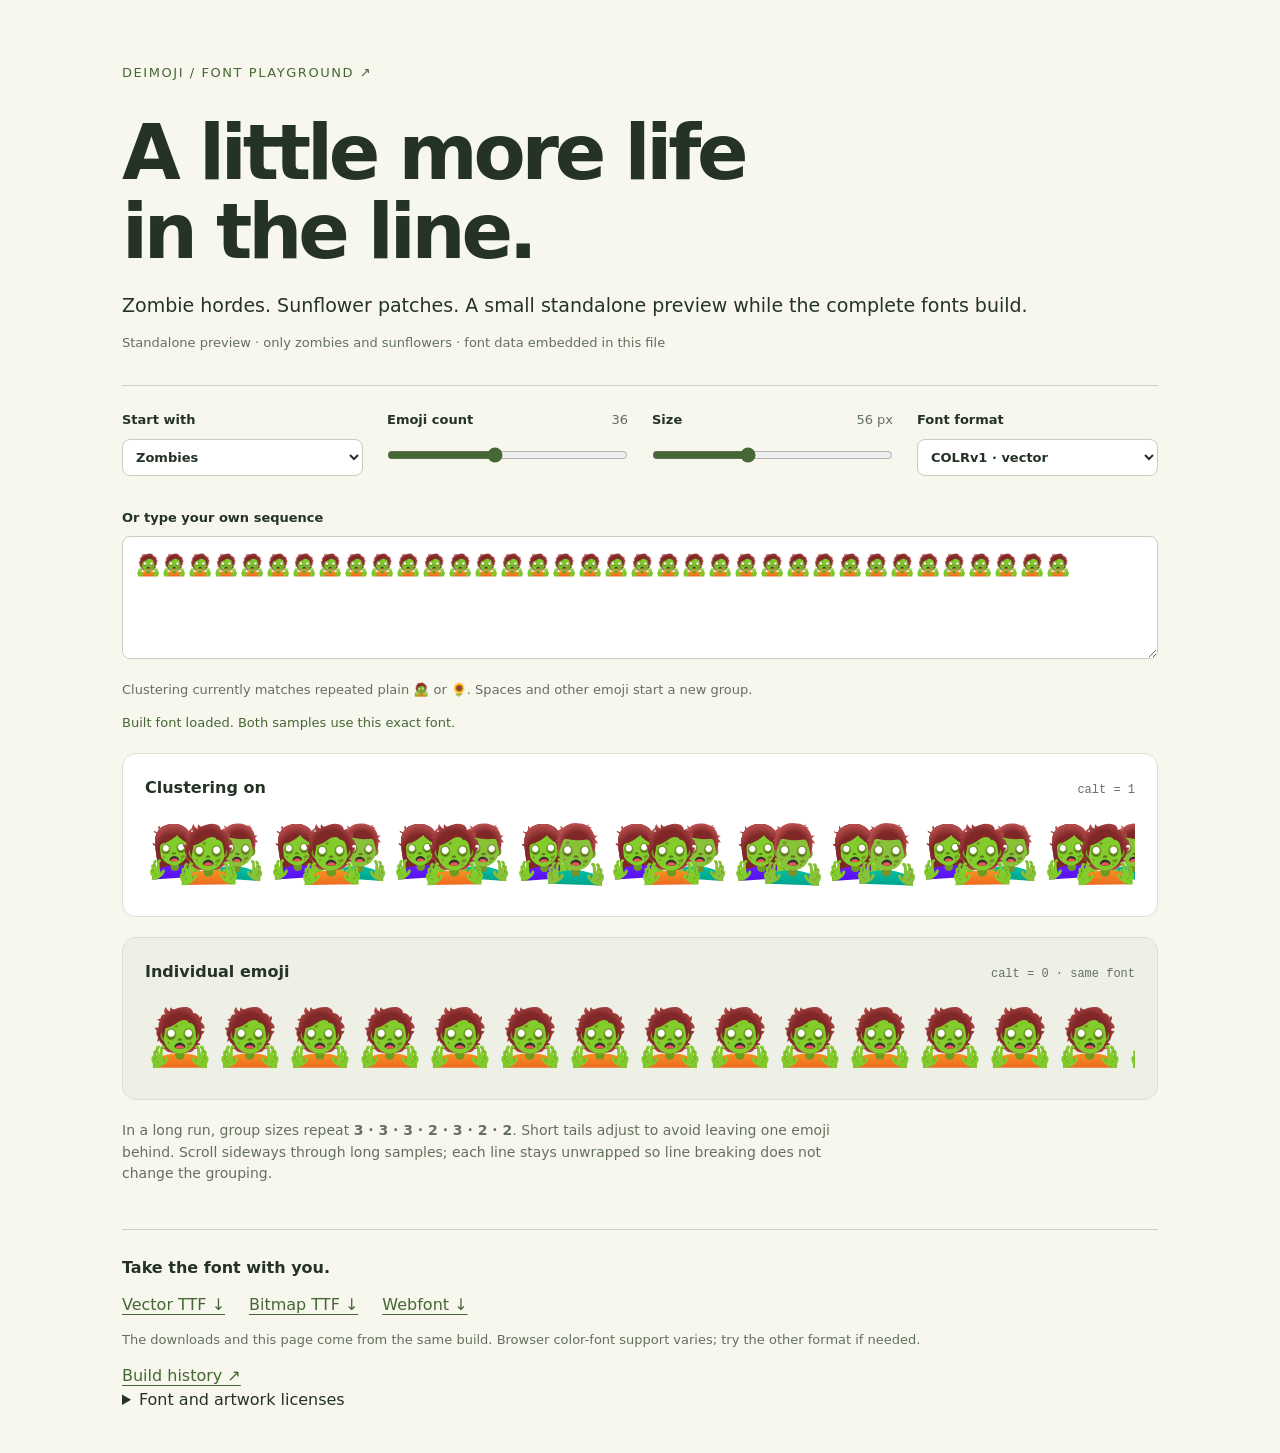
<file: experiments/emoji-lfsr/standalone-preview.html>
<!doctype html>
<html lang="en">
<head>
  <meta charset="utf-8">
  <meta name="viewport" content="width=device-width, initial-scale=1">
  <title>DEImoji · Font playground</title>
  <style>:root { color-scheme: light; --ink: #243326; --muted: #63705f; --paper: #f7f7ee; --accent: #456733; --size: 56px; }
* { box-sizing: border-box; }
body { margin: 0; background: var(--paper); color: var(--ink); font: 16px/1.55 system-ui, sans-serif; }
main { max-width: 1100px; padding: 60px 32px 40px; margin: auto; }
a { color: var(--accent); text-underline-offset: 4px; }
.eyebrow { text-decoration: none; font-size: 13px; text-transform: uppercase; letter-spacing: .12em; }
h1 { font-size: clamp(40px, 7vw, 76px); line-height: 1.04; letter-spacing: -.055em; font-weight: 600; margin: 28px 0 20px; }
.intro { font-size: 19px; margin: 0 0 10px; }
.muted { color: var(--muted); font-size: 13px; }
.controls { display: grid; grid-template-columns: repeat(4, 1fr); gap: 24px; border-top: 1px solid #ccd3c3; padding-top: 24px; margin: 32px 0; }
label { display: block; font-size: 13px; font-weight: 600; }
select, textarea { font: inherit; color: inherit; background: white; border: 1px solid #c8cfbf; border-radius: 8px; }
select { width: 100%; display: block; padding: 9px; margin-top: 8px; }
input[type=range] { width: 100%; display: block; margin: 16px 0 0; accent-color: var(--accent); }
output { float: right; color: var(--muted); font-weight: 400; }
textarea { width: 100%; padding: 12px; resize: vertical; margin-top: 8px; font-size: 21px; }
#status { font-size: 13px; color: var(--accent); min-height: 20px; }
#status.error { color: #a13126; }
.sample { background: #fff; border: 1px solid #dce0d2; border-radius: 14px; padding: 22px; margin: 20px 0; }
.sample.reference { background: #eef0e6; }
.sample-heading { display: flex; justify-content: space-between; align-items: baseline; gap: 10px; margin-bottom: 14px; }
h2 { font-size: 16px; font-weight: 600; margin: 0; }
.sample-heading span { font: 12px ui-monospace, monospace; color: var(--muted); }
.emoji { font-family: 'DEImojiPreview'; font-size: var(--size); line-height: 1.4; white-space: pre; overflow-x: auto; overflow-y: hidden; min-height: 1.4em; }
.emoji.on { font-feature-settings: 'calt' 1; }
.emoji.off { font-feature-settings: 'calt' 0; }
.emoji.waiting { visibility: hidden; }
.explanation { max-width: 730px; font-size: 14px; color: var(--muted); }
footer { border-top: 1px solid #ccd3c3; padding-top: 26px; margin-top: 44px; }
nav { display: flex; gap: 24px; flex-wrap: wrap; margin-top: 12px; }
@media (max-width: 680px) { main { padding: 32px 18px; } .controls { grid-template-columns: 1fr 1fr; gap: 20px; } .sample { padding: 16px; } .sample-heading { flex-wrap: wrap; } }
</style>

</head>
<body>
  <main>
    <header>
      <a class="eyebrow" href="https://github.com/sh1bot/DEImoji">DEImoji / font playground ↗</a>
      <h1>A little more life<br>in the line.</h1>
      <p class="intro">Zombie hordes. Sunflower patches. A small standalone preview while the complete fonts build.</p>
      <p id="build" class="muted">Reading build information…</p>
    </header>

    <section class="controls" aria-label="Font controls">
      <label>Start with
        <select id="preset"><option value="zombies">Zombies</option><option value="flowers">Sunflowers</option></select>
      </label>
      <label>Emoji count <output id="count-value">36</output>
        <input id="count" type="range" min="1" max="80" value="36">
      </label>
      <label>Size <output id="size-value">56 px</output>
        <input id="size" type="range" min="20" max="112" value="56">
      </label>
      <label>Font format
        <select id="format"><option value="colr">COLRv1 · vector</option><option value="cbdt">CBDT · bitmap</option></select>
      </label>
    </section>

    <label class="input-label" for="text">Or type your own sequence</label>
    <textarea id="text" rows="3" spellcheck="false" aria-describedby="scope"></textarea>
    <p class="muted" id="scope">Clustering currently matches repeated plain 🧟 or 🌻. Spaces and other emoji start a new group.</p>
    <p id="status" role="status">Loading the built font…</p>

    <section class="sample" aria-labelledby="on-title">
      <div class="sample-heading"><h2 id="on-title">Clustering on</h2><span>calt = 1</span></div>
      <div id="clustered" class="emoji on waiting" aria-label="Text rendered with contextual clusters"></div>
    </section>
    <section class="sample reference" aria-labelledby="off-title">
      <div class="sample-heading"><h2 id="off-title">Individual emoji</h2><span>calt = 0 · same font</span></div>
      <div id="individual" class="emoji off waiting" aria-label="The same text with clustering disabled"></div>
    </section>
    <p class="explanation">In a long run, group sizes repeat <strong>3 · 3 · 3 · 2 · 3 · 2 · 2</strong>.
      Short tails adjust to avoid leaving one emoji behind. Scroll sideways through long samples; each line stays unwrapped so line breaking does not change the grouping.</p>

    <footer>
      <h2>Take the font with you.</h2>
      <nav aria-label="Font downloads">
        <a href="[data-uri]" download="DEImoji-COLRv1.ttf">Vector TTF ↓</a>
        <a href="[data-uri]" download="DEImoji-CBDT.ttf">Bitmap TTF ↓</a>
        <a href="[data-uri]" download="DEImoji-COLRv1.woff2">Webfont ↓</a>
      </nav>
      <p class="muted">The downloads and this page come from the same build. Browser color-font support varies; try the other format if needed.</p>
      <a href="https://github.com/sh1bot/DEImoji/actions/workflows/build-fonts.yml">Build history ↗</a>
    <details><summary>Font and artwork licenses</summary><pre style="white-space:pre-wrap;font-size:11px">This Font Software is licensed under the SIL Open Font License,
Version 1.1.

This license is copied below, and is also available with a FAQ at:
http://scripts.sil.org/OFL

-----------------------------------------------------------
SIL OPEN FONT LICENSE Version 1.1 - 26 February 2007
-----------------------------------------------------------

PREAMBLE
The goals of the Open Font License (OFL) are to stimulate worldwide
development of collaborative font projects, to support the font
creation efforts of academic and linguistic communities, and to
provide a free and open framework in which fonts may be shared and
improved in partnership with others.

The OFL allows the licensed fonts to be used, studied, modified and
redistributed freely as long as they are not sold by themselves. The
fonts, including any derivative works, can be bundled, embedded,
redistributed and/or sold with any software provided that any reserved
names are not used by derivative works. The fonts and derivatives,
however, cannot be released under any other type of license. The
requirement for fonts to remain under this license does not apply to
any document created using the fonts or their derivatives.

DEFINITIONS
&quot;Font Software&quot; refers to the set of files released by the Copyright
Holder(s) under this license and clearly marked as such. This may
include source files, build scripts and documentation.

&quot;Reserved Font Name&quot; refers to any names specified as such after the
copyright statement(s).

&quot;Original Version&quot; refers to the collection of Font Software
components as distributed by the Copyright Holder(s).

&quot;Modified Version&quot; refers to any derivative made by adding to,
deleting, or substituting -- in part or in whole -- any of the
components of the Original Version, by changing formats or by porting
the Font Software to a new environment.

&quot;Author&quot; refers to any designer, engineer, programmer, technical
writer or other person who contributed to the Font Software.

PERMISSION &amp; CONDITIONS
Permission is hereby granted, free of charge, to any person obtaining
a copy of the Font Software, to use, study, copy, merge, embed,
modify, redistribute, and sell modified and unmodified copies of the
Font Software, subject to the following conditions:

1) Neither the Font Software nor any of its individual components, in
Original or Modified Versions, may be sold by itself.

2) Original or Modified Versions of the Font Software may be bundled,
redistributed and/or sold with any software, provided that each copy
contains the above copyright notice and this license. These can be
included either as stand-alone text files, human-readable headers or
in the appropriate machine-readable metadata fields within text or
binary files as long as those fields can be easily viewed by the user.

3) No Modified Version of the Font Software may use the Reserved Font
Name(s) unless explicit written permission is granted by the
corresponding Copyright Holder. This restriction only applies to the
primary font name as presented to the users.

4) The name(s) of the Copyright Holder(s) or the Author(s) of the Font
Software shall not be used to promote, endorse or advertise any
Modified Version, except to acknowledge the contribution(s) of the
Copyright Holder(s) and the Author(s) or with their explicit written
permission.

5) The Font Software, modified or unmodified, in part or in whole,
must be distributed entirely under this license, and must not be
distributed under any other license. The requirement for fonts to
remain under this license does not apply to any document created using
the Font Software.

TERMINATION
This license becomes null and void if any of the above conditions are
not met.

DISCLAIMER
THE FONT SOFTWARE IS PROVIDED &quot;AS IS&quot;, WITHOUT WARRANTY OF ANY KIND,
EXPRESS OR IMPLIED, INCLUDING BUT NOT LIMITED TO ANY WARRANTIES OF
MERCHANTABILITY, FITNESS FOR A PARTICULAR PURPOSE AND NONINFRINGEMENT
OF COPYRIGHT, PATENT, TRADEMARK, OR OTHER RIGHT. IN NO EVENT SHALL THE
COPYRIGHT HOLDER BE LIABLE FOR ANY CLAIM, DAMAGES OR OTHER LIABILITY,
INCLUDING ANY GENERAL, SPECIAL, INDIRECT, INCIDENTAL, OR CONSEQUENTIAL
DAMAGES, WHETHER IN AN ACTION OF CONTRACT, TORT OR OTHERWISE, ARISING
FROM, OUT OF THE USE OR INABILITY TO USE THE FONT SOFTWARE OR FROM
OTHER DEALINGS IN THE FONT SOFTWARE.


Copyright 2013 Google LLC

This Font Software is licensed under the SIL Open Font License, Version 1.1.
This license is copied below, and is also available with a FAQ at:
https://scripts.sil.org/OFL


-----------------------------------------------------------
SIL OPEN FONT LICENSE Version 1.1 - 26 February 2007
-----------------------------------------------------------

PREAMBLE
The goals of the Open Font License (OFL) are to stimulate worldwide
development of collaborative font projects, to support the font creation
efforts of academic and linguistic communities, and to provide a free and
open framework in which fonts may be shared and improved in partnership
with others.

The OFL allows the licensed fonts to be used, studied, modified and
redistributed freely as long as they are not sold by themselves. The
fonts, including any derivative works, can be bundled, embedded, 
redistributed and/or sold with any software provided that any reserved
names are not used by derivative works. The fonts and derivatives,
however, cannot be released under any other type of license. The
requirement for fonts to remain under this license does not apply
to any document created using the fonts or their derivatives.

DEFINITIONS
&quot;Font Software&quot; refers to the set of files released by the Copyright
Holder(s) under this license and clearly marked as such. This may
include source files, build scripts and documentation.

&quot;Reserved Font Name&quot; refers to any names specified as such after the
copyright statement(s).

&quot;Original Version&quot; refers to the collection of Font Software components as
distributed by the Copyright Holder(s).

&quot;Modified Version&quot; refers to any derivative made by adding to, deleting,
or substituting -- in part or in whole -- any of the components of the
Original Version, by changing formats or by porting the Font Software to a
new environment.

&quot;Author&quot; refers to any designer, engineer, programmer, technical
writer or other person who contributed to the Font Software.

PERMISSION &amp; CONDITIONS
Permission is hereby granted, free of charge, to any person obtaining
a copy of the Font Software, to use, study, copy, merge, embed, modify,
redistribute, and sell modified and unmodified copies of the Font
Software, subject to the following conditions:

1) Neither the Font Software nor any of its individual components,
in Original or Modified Versions, may be sold by itself.

2) Original or Modified Versions of the Font Software may be bundled,
redistributed and/or sold with any software, provided that each copy
contains the above copyright notice and this license. These can be
included either as stand-alone text files, human-readable headers or
in the appropriate machine-readable metadata fields within text or
binary files as long as those fields can be easily viewed by the user.

3) No Modified Version of the Font Software may use the Reserved Font
Name(s) unless explicit written permission is granted by the corresponding
Copyright Holder. This restriction only applies to the primary font name as
presented to the users.

4) The name(s) of the Copyright Holder(s) or the Author(s) of the Font
Software shall not be used to promote, endorse or advertise any
Modified Version, except to acknowledge the contribution(s) of the
Copyright Holder(s) and the Author(s) or with their explicit written
permission.

5) The Font Software, modified or unmodified, in part or in whole,
must be distributed entirely under this license, and must not be
distributed under any other license. The requirement for fonts to
remain under this license does not apply to any document created
using the Font Software.

TERMINATION
This license becomes null and void if any of the above conditions are
not met.

DISCLAIMER
THE FONT SOFTWARE IS PROVIDED &quot;AS IS&quot;, WITHOUT WARRANTY OF ANY KIND,
EXPRESS OR IMPLIED, INCLUDING BUT NOT LIMITED TO ANY WARRANTIES OF
MERCHANTABILITY, FITNESS FOR A PARTICULAR PURPOSE AND NONINFRINGEMENT
OF COPYRIGHT, PATENT, TRADEMARK, OR OTHER RIGHT. IN NO EVENT SHALL THE
COPYRIGHT HOLDER BE LIABLE FOR ANY CLAIM, DAMAGES OR OTHER LIABILITY,
INCLUDING ANY GENERAL, SPECIAL, INDIRECT, INCIDENTAL, OR CONSEQUENTIAL
DAMAGES, WHETHER IN AN ACTION OF CONTRACT, TORT OR OTHERWISE, ARISING
FROM, OUT OF THE USE OR INABILITY TO USE THE FONT SOFTWARE OR FROM
OTHER DEALINGS IN THE FONT SOFTWARE.
</pre></details></footer>
  </main>
<script>const embeddedFonts = {"DEImoji-CBDT.ttf": "[data-uri]", "DEImoji-COLRv1.ttf": "[data-uri]", "DEImoji-COLRv1.woff2": "[data-uri]"};
'use strict';
const $ = (id) => document.getElementById(id);
const samples = [$('clustered'), $('individual')];
let metadata = { commit: 'local' };
let activeFont;
let requestNumber = 0;

function updateText() {
  for (const sample of samples) sample.textContent = $('text').value;
}

function updatePreset() {
  const emoji = $('preset').value === 'flowers' ? '🌻' : '🧟';
  $('text').value = emoji.repeat(Number($('count').value));
  $('count-value').textContent = $('count').value;
  updateText();
}

async function loadFont() {
  const current = ++requestNumber;
  const file = $('format').value === 'colr' ? 'DEImoji-COLRv1.woff2' : 'DEImoji-CBDT.ttf';
  $('status').className = '';
  $('status').textContent = 'Loading the built font…';
  samples.forEach((sample) => sample.classList.add('waiting'));
  const face = new FontFace('DEImojiPreview', `url("${embeddedFonts[file]}")`);
  try {
    await face.load();
    if (current !== requestNumber) return;
    if (activeFont) document.fonts.delete(activeFont);
    document.fonts.add(face);
    activeFont = face;
    samples.forEach((sample) => sample.classList.remove('waiting'));
    $('status').textContent = 'Built font loaded. Both samples use this exact font.';
  } catch (error) {
    if (current !== requestNumber) return;
    $('status').className = 'error';
    $('status').textContent = 'Could not load this font. Try the other format or download the build. Samples are hidden to avoid showing system emoji as the result.';
  }
}

async function initialize() {
  updatePreset();
  $('preset').addEventListener('change', updatePreset);
  $('count').addEventListener('input', updatePreset);
  $('text').addEventListener('input', updateText);
  $('size').addEventListener('input', () => {
    const size = $('size').value;
    document.documentElement.style.setProperty('--size', `${size}px`);
    $('size-value').textContent = `${size} px`;
  });
  $('format').addEventListener('change', loadFont);
  try {
    const response = {ok:true,json:async()=>({commit:'preview',repository:'sh1bot/DEImoji',built_at:new Date().toISOString()})};
    if (!response.ok) throw new Error('Build metadata unavailable');
    metadata = await response.json();
    const link = document.createElement('a');
    link.href = `https://github.com/${metadata.repository}/commit/${metadata.commit}`;
    link.textContent = metadata.commit.slice(0, 7);
    $('build').textContent = 'Standalone preview · only zombies and sunflowers · font data embedded in this file';

  } catch (error) {
    $('build').textContent = 'Local preview · build information unavailable';
  }
  await loadFont();
}

initialize();
</script>
</body>
</html>
</file>
